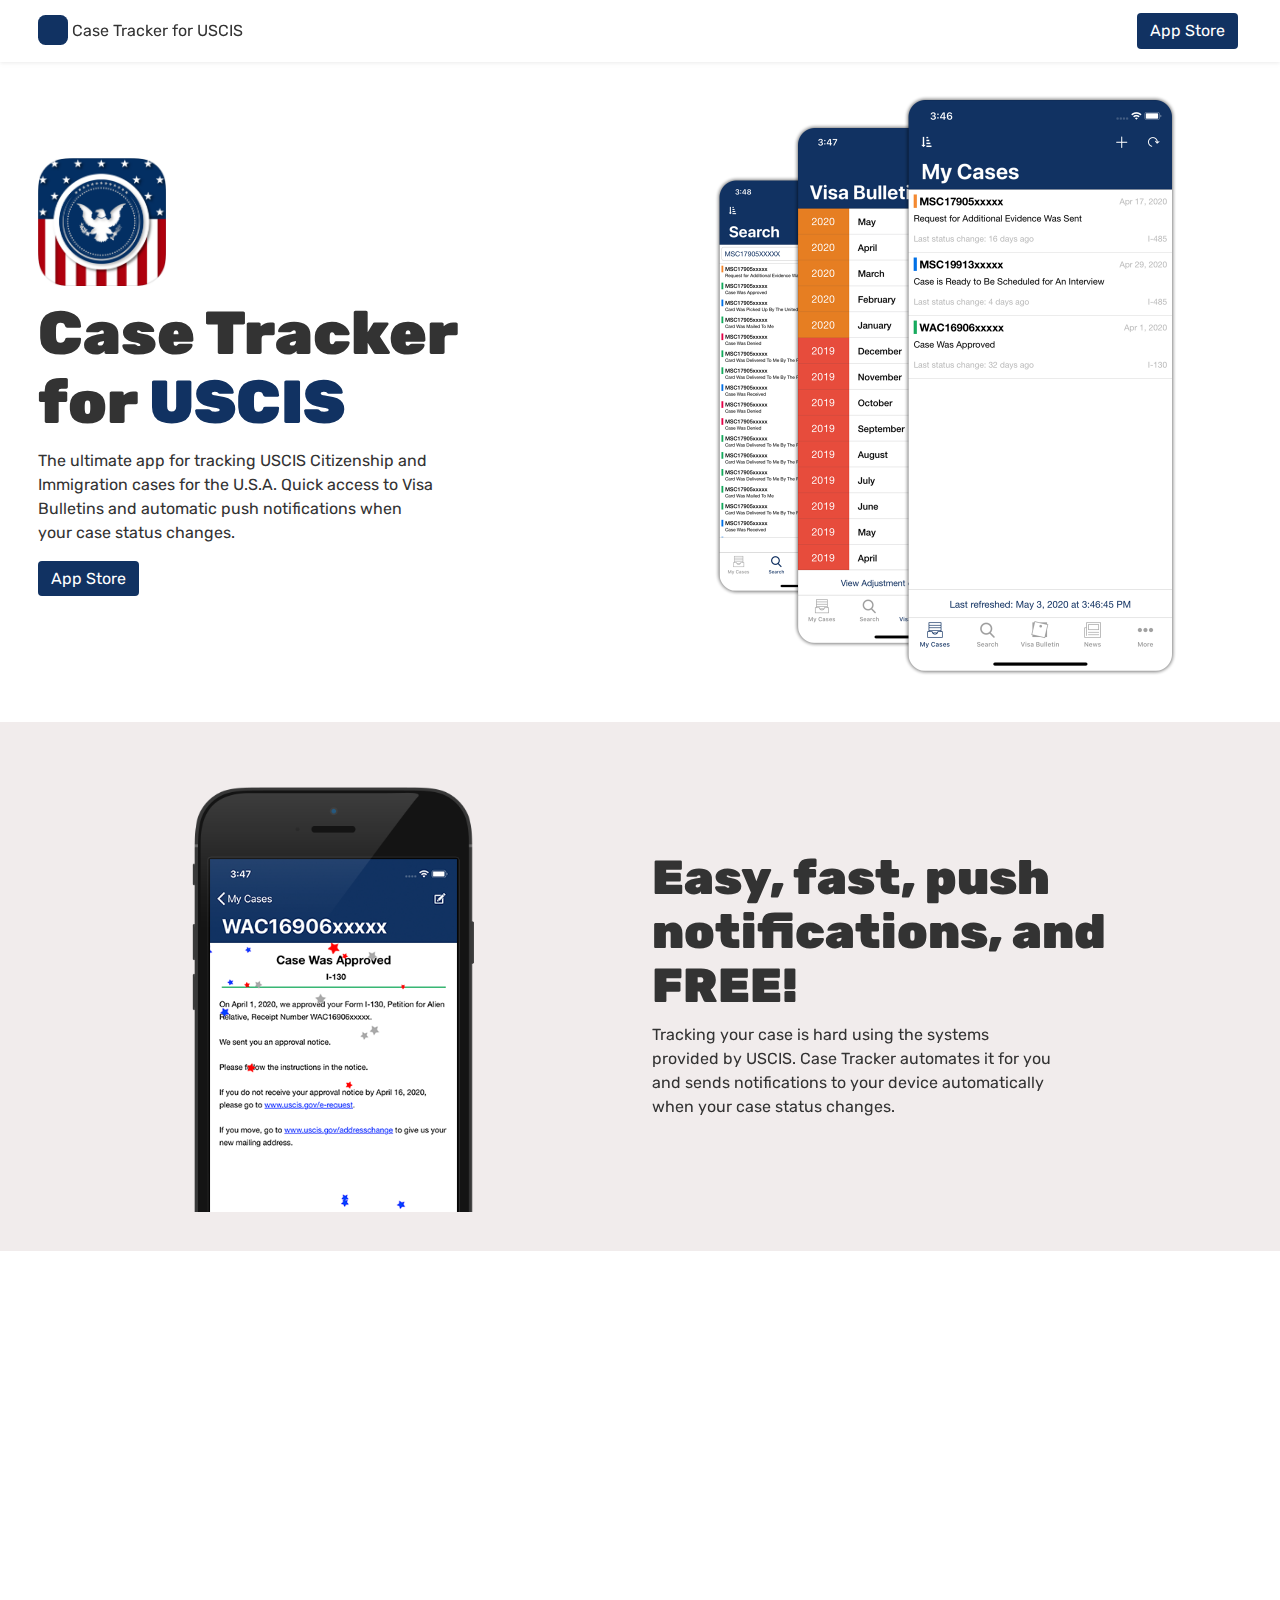
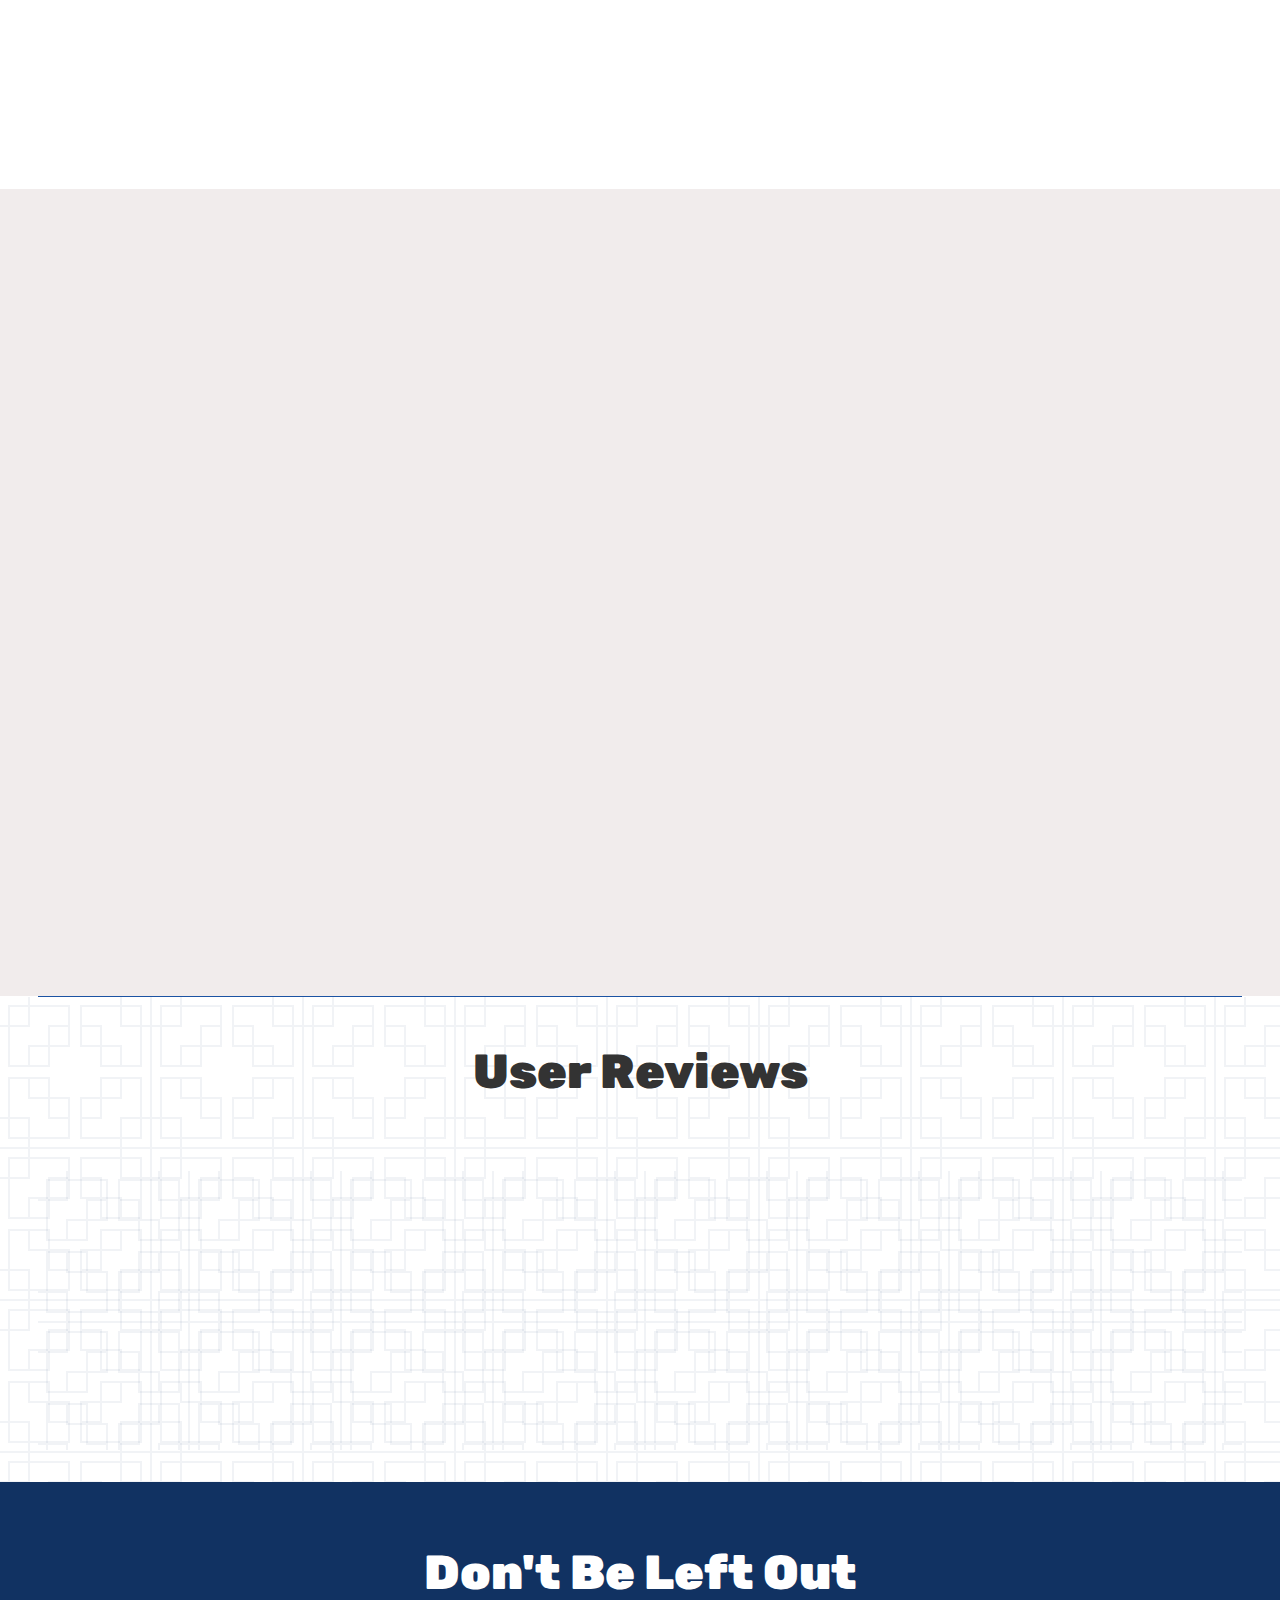
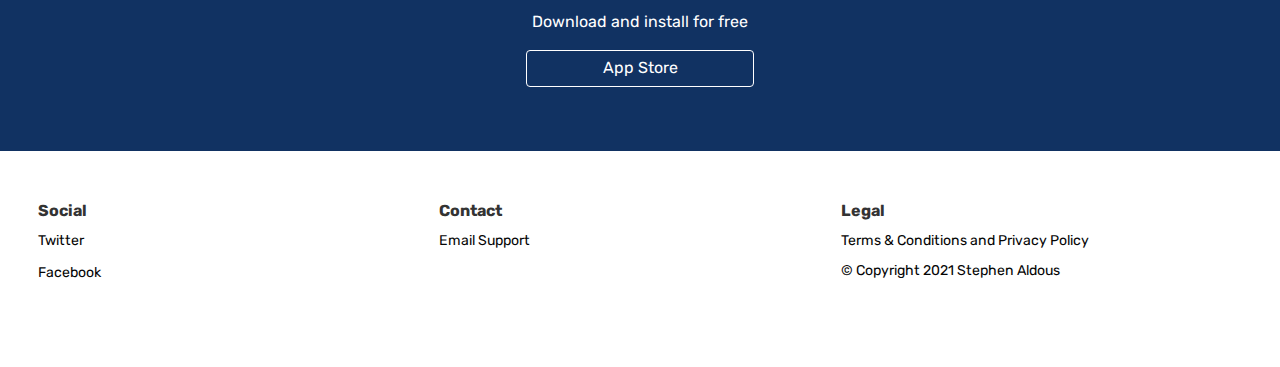
<file: index.html>
<!DOCTYPE html>
<html lang="en">
  <head>
    <meta charset="UTF-8" />
    <meta name="viewport" content="width=device-width, initial-scale=1.0" />
    <link rel="stylesheet" href="./style.css" />
    <link href="https://unpkg.com/aos@2.3.1/dist/aos.css" rel="stylesheet" />
    <title>Case Tracker for USCIS</title>
  </head>
  <body>
    <nav class="nav">
      <div class="nav__container container">
        <div class="nav__left">
          <a href="./index.html">    <span>        <svg
            width="30"
            height="30"
            viewBox="0 0 30 30"
            fill="none"
            class="nav__logo"
            xmlns="http://www.w3.org/2000/svg"
          >
            <path d="M0 0H30V30H0V0Z" fill="#113262" />
          </svg> </object>    </span>
          </a>
          

          <span class="nav__logo-name">Case Tracker for USCIS</span>
        </div>
        <div class="nav__right">
          <button class="nav__hamburger" aria-label="Menu"></button>
          <ul class="nav__nav-desktop">
            <li class="nav__desktop-item">
              <a href="https://apps.apple.com/us/app/case-tracker-for-uscis/id921827126" target="_blank" class="btn nav__desktop-link">App Store</a>
            </li>
<!--             <li class="nav__desktop-item">
              <a href="#" class="btn btn-secondary nav__desktop-link"
                >Google Play Store</a
              >
            </li> -->
          </ul>
        </div>
      </div>

      <div class="nav__mobile-nav">
        <div class="nav__mobile-nav container">
          <ul class="nav__mobile-links">
            <li class="nav__mobiile-item">
              <a href="#" class="nav__mobile-link">Home</a>
            </li>
            <li class="nav__mobiile-item">
              <a href="https://apps.apple.com/us/app/case-tracker-for-uscis/id921827126" target="_blank" class="nav__mobile-link">App Store</a>
            </li>
<!--             <li class="nav__mobiile-item">
              <a href="#" class="nav__mobile-link">Google Play Store</a>
            </li> -->
          </ul>
        </div>
      </div>
    </nav>
    <header class="header">
      <div class="header__container container">
        <div class="header__text">
          <h1 class="header__heading-text">
            <div>
          <img src="./imgs/homeIcon.png" alt="Case Tracker App Logo" style="width:128px;height:128px;"> 
        </div>
            Case Tracker
            <br>for
            <span class="highlighted">USCIS</span>
          </h1>
          <p class="header__text-text">
            The ultimate app for tracking USCIS Citizenship and Immigration cases for the U.S.A. Quick access to Visa Bulletins and automatic push notifications when your case status changes.
          </p>

          <div class="btn-group">
            <a href="https://apps.apple.com/us/app/case-tracker-for-uscis/id921827126" target="_blank" class="btn">
              App Store
            </a>
<!--             <a href="" class="btn btn-secondary">
              Play Store
            </a> -->
          </div>
        </div>
        <div class="header__img">
          <picture>
            <source
              media="(max-width: 560px)"
              srcset="./imgs/header-ui-mobileUSCIS.png"
            />
            <img
              loading="lazy"
              src="./imgs/header-ui-desktopUSCIS.png"
              alt="Mobile Image"
              class="img-screen-ui"
            />
          </picture>
        </div>
      </div>
    </header>
    <main>
      <section class="section speed grey-background">
        <div class="section__container container" data-aos="fade-up">
          <div class="section__text-content">
            <h2 class="section__heading">
              <small class="section__heading-small"> </small>
              Easy, fast, push notifications, and FREE!
            </h2>
            <p class="section__text">
              Tracking your case is hard using the systems provided by USCIS. Case Tracker automates it for you and sends notifications to your device automatically when your case status changes.
            </p>
<!--             <a href="#" class="section__link with-arrow"
              >Read about our Infrastructure</a
            > -->
          </div>
          <div class="section__img">
            <picture>
              <source
                media="(max-width : 560px)"
                srcset="./imgs/privacy-ui-mobileUSCIS.png"
              />
              <img
                loading="lazy"
                src="./imgs/privacy-ui-desktopUSCIS.png"
                alt="Mobile Image"
                width="100%"
              />
            </picture>
          </div>
        </div>
      </section>

      <section class="section privacy">
        <div class="section__container container" data-aos="fade-up">
          <div class="section__text-content">
            <h2 class="section__heading">
              <small class="section__heading-small"> </small>
              Search
            </h2>
            <p class="section__text">
              Locate cases near your case number to see if immigration offices are taking actions on them. Activity near your case indicates that yours might be soon!
            </p>
<!--             <a href="#" class="section__link with-arrow"
              >Read about our Infrastructure</a
            > -->
          </div>
          <div class="section__img">
            <picture>
              <source
                media="(max-width : 560px)"
                srcset="./imgs/speed-ui-mobileUSCIS.png"
              />
              <img
                loading="lazy"
                src="./imgs/speed-ui-desktopUSCIS.png"
                alt="Mobile Image"
              />
            </picture>
          </div>
        </div>
      </section>
      
      <section class="section speed grey-background">
        <div class="section__container container" data-aos="fade-up">
          <div class="section__text-content">
            <h2 class="section__heading">
              <small class="section__heading-small"> </small>
              Dark mode
            </h2>
            <p class="section__text">
              Give your eyes a break, full support for dark mode.
            </p>
<!--             <a href="#" class="section__link with-arrow"
              >Read about our Infrastructure</a
            > -->
          </div>
          <div class="section__img">
            <picture>
              <source
                media="(max-width : 560px)"
                srcset="./imgs/darkmode-ui-mobileUSCIS.png"
              />
              <img
                loading="lazy"
                src="./imgs/darkmode-ui-desktopUSCIS.png"
                alt="Mobile Image"
                width="100%"
              />
            </picture>
          </div>
        </div>
      </section>
      <div class="container">
        <hr />
      </div>

      <section class="section features">
        <div class="section__container container">
          <h2 class="section__heading text-centered">
            User Reviews
          </h2>

          <section class="features">
            <article class="features__feature text-centered" data-aos="fade-up">
              <h3 class="features__feature-heading">AMAZING!! App notifies me before USCIS</h3>
              <p class="features__feature-text">
                "I can't say enough good stuff about this app!!"
              </p>
<!--               <p class="features__feature-text">
                - FL_Mike445
              </p> -->
            </article>

            <article class="features__feature text-centered" data-aos="fade-up">
              <h3 class="features__feature-heading">Fantastic</h3>
              <p class="features__feature-text">
                "This is the perfect app to follow all your process with immigration, I love it."
              </p>
<!--               <p class="features__feature-text">
                - Danni Villa
              </p> -->
            </article>

            <article class="features__feature text-centered" data-aos="fade-up">
              <h3 class="features__feature-heading">Best App</h3>
              <p class="features__feature-text">
                "Literally the best app out there!! So simple and easy to track your case flawlessly."
              </p>
<!--               <p class="features__feature-text">
                - Gary! 2536
              </p> -->
            </article>

            <article class="features__feature text-centered" data-aos="fade-up">
              <h3 class="features__feature-heading">Great app with timely updates</h3>
              <p class="features__feature-text">
                "This is a great app. Updates were timely and accurate."
              </p>
<!--               <p class="features__feature-text">
                - Wxyzppuhgjk
              </p> -->
              
            </article>

            <article class="features__feature text-centered" data-aos="fade-up">
              <h3 class="features__feature-heading">Awesome</h3>
              <p class="features__feature-text">
                "Makes cases so easy to track."
              </p>
<!--               <p class="features__feature-text">- Ewaen Wizzy</p> -->
            </article>

            <article class="features__feature text-centered" data-aos="fade-up">
              <h3 class="features__feature-heading">Quick notifications</h3>
              <p class="features__feature-text">
                "It will notify you when your case status changes or updates."
              </p>
<!--               <p class="features__feature-text">- Nggffh</p> -->
            </article>
          </section>
        </div>
      </section>

      <section class="section cta prim-background">
<!--         <div class="patterns-left"></div>
        <div class="patterns-right"></div> -->
        <div class="cta__container container text-centered">
          <h2 class="section__heading">
            Don't Be Left Out
          </h2>
          <p>Download and install for free</p>
          <div class="btnContainer">
            <a href="https://apps.apple.com/us/app/case-tracker-for-uscis/id921827126" target="_blank" class="btn">
              App Store
            </a>
          </div>
        </div>
      </section>
    </main>

    <footer class="section footer">
      <section class="footer__container container">
<!--         <article class="footer__links">
          <p class="footer__links-heading">Product</p>
          <ul class="footer__links-list">
            <li class="footer__links-item">
              <a href="#" class="footer__link">Product</a>
            </li>
            <li class="footer__links-item">
              <a href="#" class="footer__link">Product</a>
            </li>
            <li class="footer__links-item">
              <a href="#" class="footer__link">Product</a>
            </li>
            <li class="footer__links-item">
              <a href="#" class="footer__link">Product</a>
            </li> -->
          </ul>
        </article>

<!--         <article class="footer__links">
          <p class="footer__links-heading">Company</p>
          <ul class="footer__links-list">
            <li class="footer__links-item">
              <a href="#" class="footer__link">About Us</a>
            </li>
            <li class="footer__links-item">
              <a href="#" class="footer__link">Contact Us</a>
            </li>
          </ul>
        </article> -->

        <article class="footer__links">
          <p class="footer__links-heading">Social</p>
          <ul class="footer__links-list">
            <li class="footer__links-item">
              <a href="https://twitter.com/USCISCaseTrack" target="_blank" class="footer__link">Twitter</a>
            </li>
            <li class="footer__links-item">
              <a href="https://www.facebook.com/USCISCaseTrackerApp" target="_blank" class="footer__link">Facebook</a>
            </li>
          </ul>
        </article>
  
        <article class="footer__links">
          <p class="footer__links-heading">Contact</p>
          <ul class="footer__links-list">
          <li class="footer__links-item">
              <a href="mailto:support@usciscasetracker.com?subject=Case Tracker Website" class="footer__link">Email Support</a>
            </li>
          </ul>
        </article>
  
        <article class="footer__links">
          <p class="footer__links-heading">Legal</p>
          <ul class="footer__links-list">
            <li class="footer__links-item">
              <a href="./privacy-terms-and-conditions.html" class="footer__link">Terms & Conditions and Privacy Policy</a>
            </li>
            <li class="footer__links-item">
              <p class="footer__link">© Copyright 2021 Stephen Aldous</p>
            </li>
          </ul>
        </article>
      </section>
    </footer>

    <script src="https://unpkg.com/aos@2.3.1/dist/aos.js"></script>

    <script>
      var hamburger = document.querySelector(".nav__hamburger");
      var body = document.querySelector("body");
      var mobileNavigation = document.querySelector(".nav__mobile-nav");

      AOS.init();

      function toggleMobileNav(e) {
        body.classList.toggle("mobile-nav-open");
      }

      function isModalOpen() {
        return body.classList.contains("mobile-nav-open") ? true : false;
      }

      // FIXME: Find a better way to close modal when body is clicked
      function closeMobileMenu(e) {
        console.log(
          e.target.classList.contains("nav__mobiile-item") ||
            e.target.classList.contains("nav__hamburger") ||
            e.target.classList.contains("nav__container")
        );
        if (
          isModalOpen() &&
          (e.target.classList.contains("nav__mobiile-item") ||
            e.target.classList.contains("nav__hamburger"))
        )
          return;

        body.classList.remove("mobile-nav-open");
      }

      window.addEventListener("click", closeMobileMenu);

      hamburger.addEventListener("click", toggleMobileNav);
    </script>
  </body>
</html>
</file>
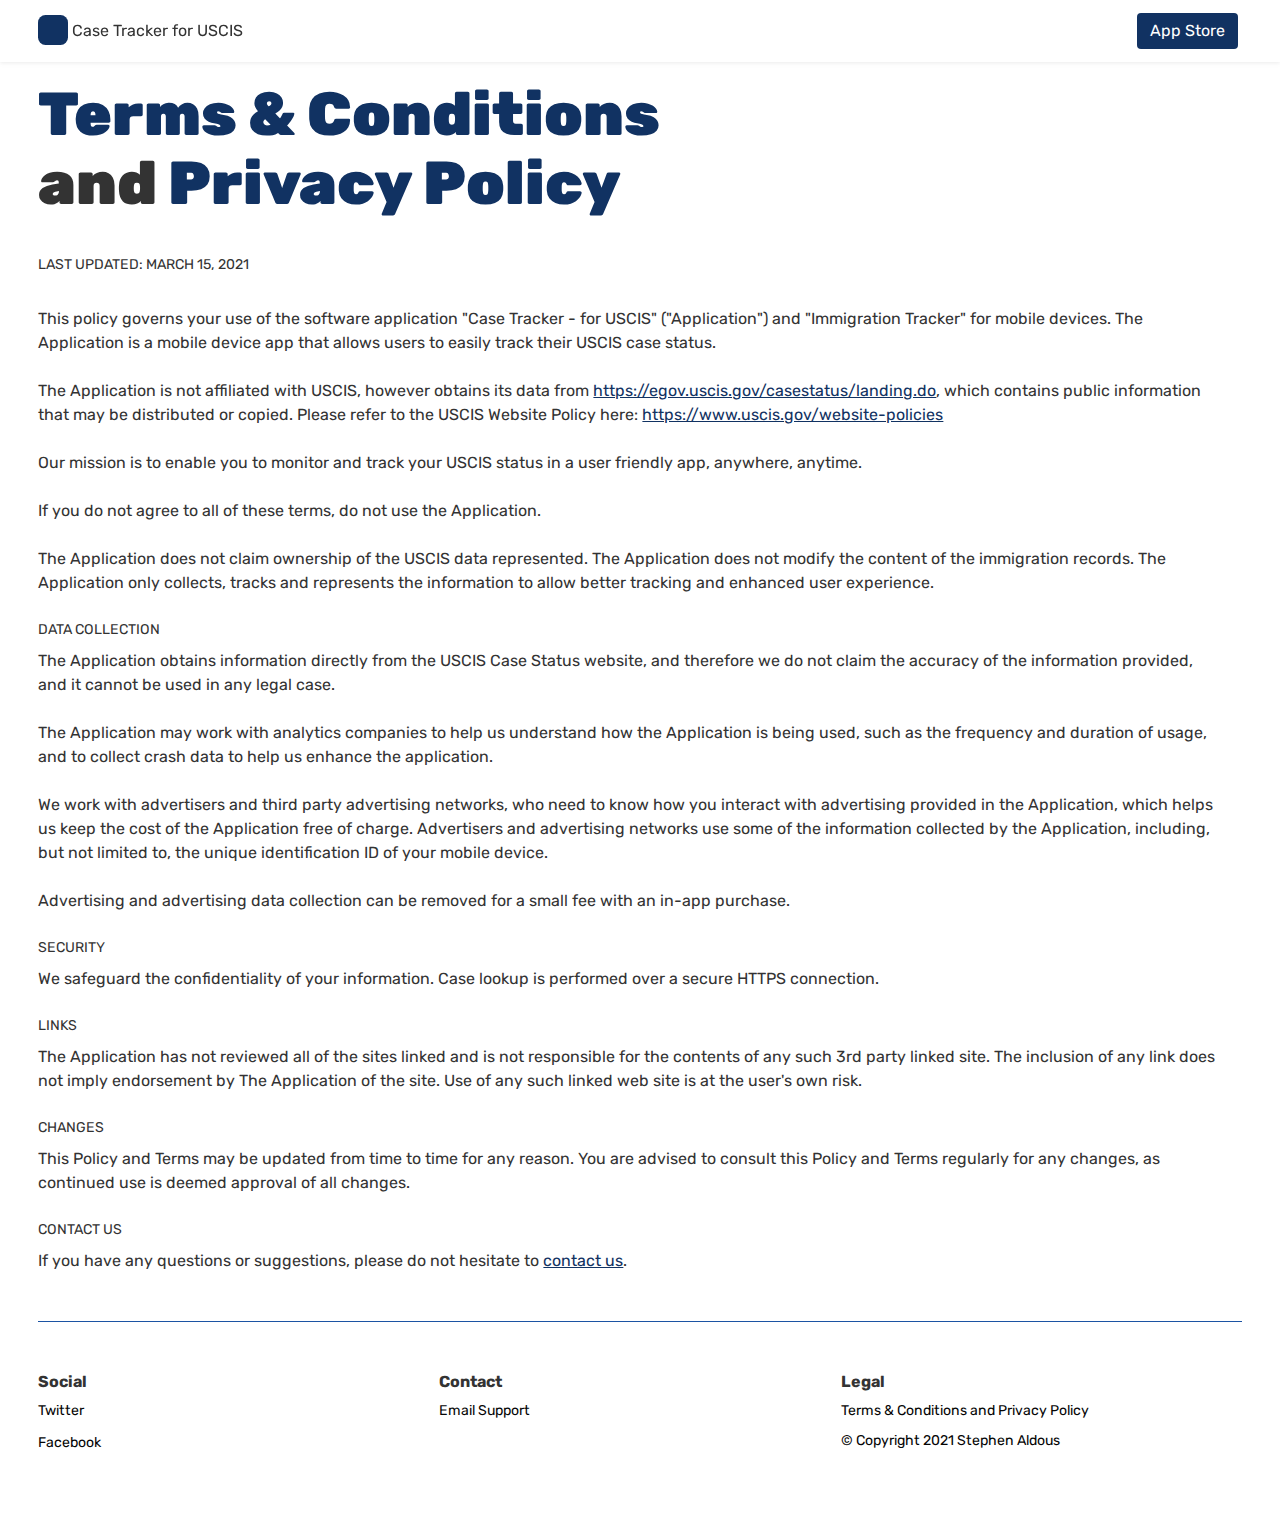
<file: privacy-terms-and-conditions.html>
<!DOCTYPE html>
<html lang="en">
  <head>
    <meta charset="UTF-8" />
    <meta name="viewport" content="width=device-width, initial-scale=1.0" />
    <link rel="stylesheet" href="./style.css" />
    <link href="https://unpkg.com/aos@2.3.1/dist/aos.css" rel="stylesheet" />
    <title>Case Tracker for USCIS - Privacy & Terms</title>
  </head>
  <body>
    <nav class="nav">
      <div class="nav__container container">
        <div class="nav__left">
          <a href="./index.html">    <span>        <svg
            width="30"
            height="30"
            viewBox="0 0 30 30"
            fill="none"
            class="nav__logo"
            xmlns="http://www.w3.org/2000/svg"
          >
            <path d="M0 0H30V30H0V0Z" fill="#113262" />
          </svg> </object>    </span>
          </a>

          <span class="nav__logo-name">Case Tracker for USCIS</span>
        </div>
        <div class="nav__right">
          <button class="nav__hamburger" aria-label="Menu"></button>
          <ul class="nav__nav-desktop">
            <li class="nav__desktop-item">
              <a href="https://apps.apple.com/us/app/case-tracker-for-uscis/id921827126" class="btn nav__desktop-link">App Store</a>
            </li>
<!--             <li class="nav__desktop-item">
              <a href="#" class="btn btn-secondary nav__desktop-link"
                >Google Play Store</a
              >
            </li> -->
          </ul>
        </div>
      </div>

      <div class="nav__mobile-nav">
        <div class="nav__mobile-nav container">
          <ul class="nav__mobile-links">
            <li class="nav__mobiile-item">
              <a href="#" class="nav__mobile-link">Home</a>
            </li>
            <li class="nav__mobiile-item">
              <a href="https://apps.apple.com/us/app/case-tracker-for-uscis/id921827126" class="nav__mobile-link">App Store</a>
            </li>
<!--             <li class="nav__mobiile-item">
              <a href="#" class="nav__mobile-link">Google Play Store</a>
            </li> -->
          </ul>
        </div>
      </div>
    </nav>
    <header class="header">
      <div class="header__container container">
        <div class="header__text">
          <h1 class="header__heading-text">
            <span class="highlighted">Terms & Conditions</span>
            <br>
            and
            <span class="highlighted">Privacy Policy</span>
          </h1>
          <p class="header__textterms-text">
            <br>
            <small class="section__heading-small">Last Updated: March 15, 2021</small>
            <br>
            This policy governs your use of the software application "Case Tracker - for USCIS" ("Application") and "Immigration Tracker" for mobile devices. The Application is a mobile device app that allows users to easily track their USCIS case status.
            <br>
            <br>
            The Application is not affiliated with USCIS, however obtains its data from <a href="https://egov.uscis.gov/casestatus/landing.do" target="_blank">https://egov.uscis.gov/casestatus/landing.do</a>, which contains public information that may be distributed or copied. Please refer to the USCIS Website Policy here: <a href="https://www.uscis.gov/website-policies" target="_blank">https://www.uscis.gov/website-policies</a>
            <br>
            <br>
            Our mission is to enable you to monitor and track your USCIS status in a user friendly app, anywhere, anytime.
            <br>
            <br>
            If you do not agree to all of these terms, do not use the Application.
            <br>
            <br>
            The Application does not claim ownership of the USCIS data represented. The Application does not modify the content of the immigration records. The Application only collects, tracks and represents the information to allow better tracking and enhanced user experience.
            <br>
            <br>
            <small class="section__heading-small">Data Collection</small>
            The Application obtains information directly from the USCIS Case Status website, and therefore we do not claim the accuracy of the information provided, and it cannot be used in any legal case.
            <br>
            <br>
            The Application may work with analytics companies to help us understand how the Application is being used, such as the frequency and duration of usage, and to collect crash data to help us enhance the application.
            <br>
            <br>
            We work with advertisers and third party advertising networks, who need to know how you interact with advertising provided in the Application, which helps us keep the cost of the Application free of charge. Advertisers and advertising networks use some of the information collected by the Application, including, but not limited to, the unique identification ID of your mobile device.
            <br>
            <br>
            Advertising and advertising data collection can be removed for a small fee with an in-app purchase.
            <br>
            <br>
            <small class="section__heading-small">Security</small>
            We safeguard the confidentiality of your information. Case lookup is performed over a secure HTTPS connection.
            <br>
            <br>
            <small class="section__heading-small">Links</small>
            The Application has not reviewed all of the sites linked and is not responsible for the contents of any such 3rd party linked site. The inclusion of any link does not imply endorsement by The Application of the site. Use of any such linked web site is at the user's own risk.
            <br>
            <br>
            <small class="section__heading-small">Changes</small>
            This Policy and Terms may be updated from time to time for any reason. You are advised to consult this Policy and Terms regularly for any changes, as continued use is deemed approval of all changes.
            <br>
            <br>
            <small class="section__heading-small">Contact Us</small>
            If you have any questions or suggestions, please do not hesitate to <a href="mailto:support@usciscasetracker.com?subject=Case Tracker for USCIS - Web Enquiry">contact us</a>.
          </p>

        </div>
        
      </div>
    </header>
    <main>
      
       <div class="container">
        <hr />
      </div>

      


    </main>

    <footer class="section footer">
      <section class="footer__container container">
<!--         <article class="footer__links">
          <p class="footer__links-heading">Product</p>
          <ul class="footer__links-list">
            <li class="footer__links-item">
              <a href="#" class="footer__link">Product</a>
            </li>
            <li class="footer__links-item">
              <a href="#" class="footer__link">Product</a>
            </li>
            <li class="footer__links-item">
              <a href="#" class="footer__link">Product</a>
            </li>
            <li class="footer__links-item">
              <a href="#" class="footer__link">Product</a>
            </li> -->
          </ul>
        </article>

<!--         <article class="footer__links">
          <p class="footer__links-heading">Company</p>
          <ul class="footer__links-list">
            <li class="footer__links-item">
              <a href="#" class="footer__link">About Us</a>
            </li>
            <li class="footer__links-item">
              <a href="#" class="footer__link">Contact Us</a>
            </li>
          </ul>
        </article> -->

        <article class="footer__links">
          <p class="footer__links-heading">Social</p>
          <ul class="footer__links-list">
            <li class="footer__links-item">
              <a href="https://twitter.com/USCISCaseTrack" class="footer__link">Twitter</a>
            </li>
            <li class="footer__links-item">
              <a href="https://www.facebook.com/USCISCaseTrackerApp" class="footer__link">Facebook</a>
            </li>
          </ul>
        </article>
  
        <article class="footer__links">
          <p class="footer__links-heading">Contact</p>
          <ul class="footer__links-list">
          <li class="footer__links-item">
              <a href="mailto:support@usciscasetracker.com?subject=Case Tracker Website" class="footer__link">Email Support</a>
            </li>
          </ul>
        </article>
  
  <article class="footer__links">
          <p class="footer__links-heading">Legal</p>
          <ul class="footer__links-list">
            <li class="footer__links-item">
              <a href="./privacy-terms-and-conditions.html" class="footer__link">Terms & Conditions and Privacy Policy</a>
            </li>
            <li class="footer__links-item">
              <p class="footer__link">© Copyright 2021 Stephen Aldous</p>
            </li>
          </ul>
        </article>
      </section>
    </footer>

    <script src="https://unpkg.com/aos@2.3.1/dist/aos.js"></script>

    <script>
      var hamburger = document.querySelector(".nav__hamburger");
      var body = document.querySelector("body");
      var mobileNavigation = document.querySelector(".nav__mobile-nav");

      AOS.init();

      function toggleMobileNav(e) {
        body.classList.toggle("mobile-nav-open");
      }

      function isModalOpen() {
        return body.classList.contains("mobile-nav-open") ? true : false;
      }

      // FIXME: Find a better way to close modal when body is clicked
      function closeMobileMenu(e) {
        console.log(
          e.target.classList.contains("nav__mobiile-item") ||
            e.target.classList.contains("nav__hamburger") ||
            e.target.classList.contains("nav__container")
        );
        if (
          isModalOpen() &&
          (e.target.classList.contains("nav__mobiile-item") ||
            e.target.classList.contains("nav__hamburger"))
        )
          return;

        body.classList.remove("mobile-nav-open");
      }

      window.addEventListener("click", closeMobileMenu);

      hamburger.addEventListener("click", toggleMobileNav);
    </script>
  </body>
</html>
</file>
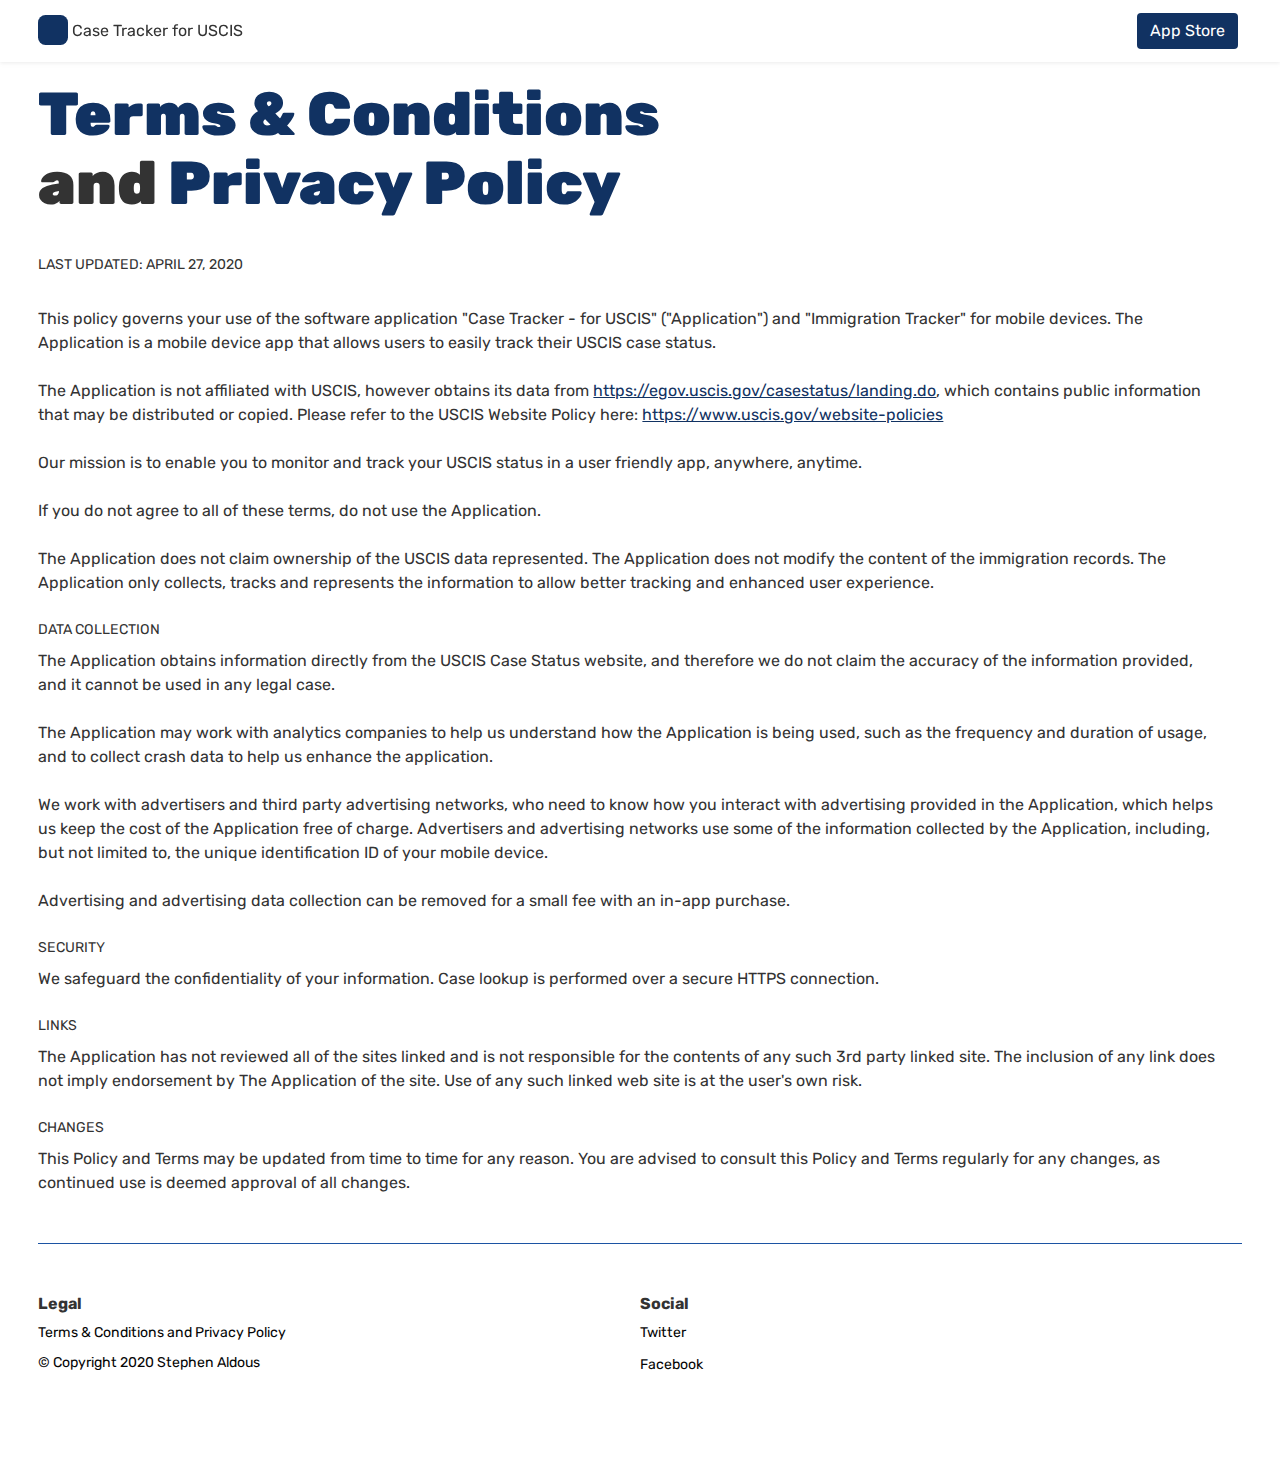
<file: privacyandterms.html>
<!DOCTYPE html>
<html lang="en">
  <head>
    <meta charset="UTF-8" />
    <meta name="viewport" content="width=device-width, initial-scale=1.0" />
    <link rel="stylesheet" href="./style.css" />
    <link href="https://unpkg.com/aos@2.3.1/dist/aos.css" rel="stylesheet" />
    <title>Case Tracker for USCIS - Privacy & Terms</title>
  </head>
  <body>
    <nav class="nav">
      <div class="nav__container container">
        <div class="nav__left">
          <a href="./index.html">    <span>        <svg
            width="30"
            height="30"
            viewBox="0 0 30 30"
            fill="none"
            class="nav__logo"
            xmlns="http://www.w3.org/2000/svg"
          >
            <path d="M0 0H30V30H0V0Z" fill="#113262" />
          </svg> </object>    </span>
          </a>

          <span class="nav__logo-name">Case Tracker for USCIS</span>
        </div>
        <div class="nav__right">
          <button class="nav__hamburger" aria-label="Menu"></button>
          <ul class="nav__nav-desktop">
            <li class="nav__desktop-item">
              <a href="https://apps.apple.com/us/app/case-tracker-for-uscis/id921827126" class="btn nav__desktop-link">App Store</a>
            </li>
<!--             <li class="nav__desktop-item">
              <a href="#" class="btn btn-secondary nav__desktop-link"
                >Google Play Store</a
              >
            </li> -->
          </ul>
        </div>
      </div>

      <div class="nav__mobile-nav">
        <div class="nav__mobile-nav container">
          <ul class="nav__mobile-links">
            <li class="nav__mobiile-item">
              <a href="#" class="nav__mobile-link">Home</a>
            </li>
            <li class="nav__mobiile-item">
              <a href="https://apps.apple.com/us/app/case-tracker-for-uscis/id921827126" class="nav__mobile-link">App Store</a>
            </li>
<!--             <li class="nav__mobiile-item">
              <a href="#" class="nav__mobile-link">Google Play Store</a>
            </li> -->
          </ul>
        </div>
      </div>
    </nav>
    <header class="header">
      <div class="header__container container">
        <div class="header__text">
          <h1 class="header__heading-text">
            <span class="highlighted">Terms & Conditions</span>
            <br>
            and
            <span class="highlighted">Privacy Policy</span>
          </h1>
          <p class="header__textterms-text">
            <br>
            <small class="section__heading-small">Last Updated: April 27, 2020</small>
            <br>
            This policy governs your use of the software application "Case Tracker - for USCIS" ("Application") and "Immigration Tracker" for mobile devices. The Application is a mobile device app that allows users to easily track their USCIS case status.
            <br>
            <br>
            The Application is not affiliated with USCIS, however obtains its data from <a href="https://egov.uscis.gov/casestatus/landing.do" target="_blank">https://egov.uscis.gov/casestatus/landing.do</a>, which contains public information that may be distributed or copied. Please refer to the USCIS Website Policy here: <a href="https://www.uscis.gov/website-policies" target="_blank">https://www.uscis.gov/website-policies</a>
            <br>
            <br>
            Our mission is to enable you to monitor and track your USCIS status in a user friendly app, anywhere, anytime.
            <br>
            <br>
            If you do not agree to all of these terms, do not use the Application.
            <br>
            <br>
            The Application does not claim ownership of the USCIS data represented. The Application does not modify the content of the immigration records. The Application only collects, tracks and represents the information to allow better tracking and enhanced user experience.
            <br>
            <br>
            <small class="section__heading-small">Data Collection</small>
            The Application obtains information directly from the USCIS Case Status website, and therefore we do not claim the accuracy of the information provided, and it cannot be used in any legal case.
            <br>
            <br>
            The Application may work with analytics companies to help us understand how the Application is being used, such as the frequency and duration of usage, and to collect crash data to help us enhance the application.
            <br>
            <br>
            We work with advertisers and third party advertising networks, who need to know how you interact with advertising provided in the Application, which helps us keep the cost of the Application free of charge. Advertisers and advertising networks use some of the information collected by the Application, including, but not limited to, the unique identification ID of your mobile device.
            <br>
            <br>
            Advertising and advertising data collection can be removed for a small fee with an in-app purchase.
            <br>
            <br>
            <small class="section__heading-small">Security</small>
            We safeguard the confidentiality of your information. Case lookup is performed over a secure HTTPS connection.
            <br>
            <br>
            <small class="section__heading-small">Links</small>
            The Application has not reviewed all of the sites linked and is not responsible for the contents of any such 3rd party linked site. The inclusion of any link does not imply endorsement by The Application of the site. Use of any such linked web site is at the user's own risk.
            <br>
            <br>
            <small class="section__heading-small">Changes</small>
            This Policy and Terms may be updated from time to time for any reason. You are advised to consult this Policy and Terms regularly for any changes, as continued use is deemed approval of all changes.
          </p>

        </div>
        
      </div>
    </header>
    <main>
      
       <div class="container">
        <hr />
      </div>

      


    </main>

    <footer class="section footer">
      <section class="footer__container container">
<!--         <article class="footer__links">
          <p class="footer__links-heading">Product</p>
          <ul class="footer__links-list">
            <li class="footer__links-item">
              <a href="#" class="footer__link">Product</a>
            </li>
            <li class="footer__links-item">
              <a href="#" class="footer__link">Product</a>
            </li>
            <li class="footer__links-item">
              <a href="#" class="footer__link">Product</a>
            </li>
            <li class="footer__links-item">
              <a href="#" class="footer__link">Product</a>
            </li> -->
          </ul>
        </article>

<!--         <article class="footer__links">
          <p class="footer__links-heading">Company</p>
          <ul class="footer__links-list">
            <li class="footer__links-item">
              <a href="#" class="footer__link">About Us</a>
            </li>
            <li class="footer__links-item">
              <a href="#" class="footer__link">Contact Us</a>
            </li>
          </ul>
        </article> -->

        <article class="footer__links">
          <p class="footer__links-heading">Legal</p>
          <ul class="footer__links-list">
            <li class="footer__links-item">
              <a href="#" class="footer__link">Terms & Conditions and Privacy Policy</a>
            </li>
            <li class="footer__links-item">
              <p class="footer__link">© Copyright 2020 Stephen Aldous</p>
            </li>
          </ul>
        </article>

        <article class="footer__links">
          <p class="footer__links-heading">Social</p>
          <ul class="footer__links-list">
            <li class="footer__links-item">
              <a href="https://twitter.com/USCISCaseTrack" class="footer__link">Twitter</a>
            </li>
            <li class="footer__links-item">
              <a href="https://www.facebook.com/USCISCaseTrackerApp" class="footer__link">Facebook</a>
            </li>
          </ul>
        </article>
      </section>
    </footer>

    <script src="https://unpkg.com/aos@2.3.1/dist/aos.js"></script>

    <script>
      var hamburger = document.querySelector(".nav__hamburger");
      var body = document.querySelector("body");
      var mobileNavigation = document.querySelector(".nav__mobile-nav");

      AOS.init();

      function toggleMobileNav(e) {
        body.classList.toggle("mobile-nav-open");
      }

      function isModalOpen() {
        return body.classList.contains("mobile-nav-open") ? true : false;
      }

      // FIXME: Find a better way to close modal when body is clicked
      function closeMobileMenu(e) {
        console.log(
          e.target.classList.contains("nav__mobiile-item") ||
            e.target.classList.contains("nav__hamburger") ||
            e.target.classList.contains("nav__container")
        );
        if (
          isModalOpen() &&
          (e.target.classList.contains("nav__mobiile-item") ||
            e.target.classList.contains("nav__hamburger"))
        )
          return;

        body.classList.remove("mobile-nav-open");
      }

      window.addEventListener("click", closeMobileMenu);

      hamburger.addEventListener("click", toggleMobileNav);
    </script>
  </body>
</html>
</file>
<file: style.css>
@import url("https://fonts.googleapis.com/css2?family=Rubik:wght@400;700&display=swap");

/* General */
*,
*::after,
*::before {
  margin: 0;
  padding: 0;
  box-sizing: border-box;
}
:focus {
  outline: 3px dotted var(--prim-color);
}

:root {
  --nav-shadow: 0 1px 4px rgba(178, 178, 178, 0.25);
  --black: #000;
  --black-light: #050505;
  --black-lighter: #4d4d4d;
  --white: #fff;
  --prim-color: #113262;  
  --prim-color-shade1: #f17c41;
  --prim-color-shade2: #f16d41;
  --border-radius: 4px;
  --grey-background: #f1ecec;
  --prim-color-1: #f1e5e3;

  --tablet: 769px;
  --small-laptop: 1024px;
  --laptop: 1336px;
  --large-laptop: 1920px;
}

html {
  font-size: 16px;
  color: #333333;
  font-family: "Rubik", sans-serif, -apple-system, BlinkMacSystemFont,
    "Segoe UI", Roboto, Oxygen, Ubuntu, Cantarell, "Open Sans", "Helvetica Neue",
    sans-serif;
  line-height: 1.5;
}

a {
  text-decoration: underline;
  color: var(--prim-color);
  position: relative;
  display: inline-block;
  transition: 0.25s transform;
}
a:hover {
  text-decoration: underline;
}
a.btn:hover,
a.btn:focus {
  transform: translateY(-2px);
  box-shadow: 0 4px 4px rgba(0, 0, 0, 0.12);
}
.with-arrow {
  text-decoration: none;
}
.with-arrow:hover {
  text-decoration: none;
}
.with-arrow::after {
  content: "";
  background-image: url("./imgs/chevrons-right.svg");
  height: 20px;
  width: 20px;
  position: absolute;
  display: inline-block;
  transition: 0.25s transform;
}
.with-arrow:hover::after {
  transform: translateX(5px);
}
p,
ul,
ol,
li {
  margin-bottom: 1em;
}
h1,
h2,
h3,
h4 {
  font-weight: 900;
  line-height: 1.13;
  margin-bottom: 0.2em;
  color: currentColor;
}
h1 {
  font-size: 2.5em;
  letter-spacing: 0;
}
h2 {
  font-size: 1.88em;
}
img {
  width: 100%;
}
body {
  margin-top: 4em;
  overflow-x: hidden;
}

hr {
  border: 0;
  border-bottom: 1px solid #1c53a3;
}
.container {
  padding: 0 3%;
  max-width: 1400px;
  margin: 0 auto;
}
.nav {
  padding: 0.625rem 0;
  box-shadow: var(--nav-shadow);
  position: fixed;
  width: 100%;
  z-index: 3;
  background: var(--white);
  top: 0;
}
.nav__container {
  display: flex;
  justify-content: space-between;
  max-width: 1800px;
}
.nav__right {
  display: flex;
  justify-content: center;
  align-items: center;
}
.nav__left {
  display: flex;
  align-items: center;
}
.nav__logo {
  margin-top: 5px;
  margin-right: 4px;
  border-radius: 25%;
  height: 30px;
  width: 30px;
  align-items: center;
}
.nav__hamburger {
  height: 30px;
  width: 30px;
  border: 0;
  position: relative;
  cursor: pointer;
  background: inherit;
}
.nav__hamburger::after,
.nav__hamburger::before {
  content: "";
  position: absolute;
  height: 2px;
  display: block;
  width: 100%;
  margin-right: 1px;
  background: var(--black);
}
.nav__hamburger::after {
  top: 30%;
}
.nav__hamburger::before {
  bottom: 30%;
}
.nav__mobile-nav {
  display: none;
}
.nav__mobiile-item {
  list-style-type: none;
  margin: 0.5em 0 0;
  text-align: center;
}
.nav__mobiile-item:last-child {
  margin-bottom: 0;
}
.nav__mobile-link {
  text-decoration: none;
}
.nav__mobile-link:hover,
.nav__mobile-link:active {
  text-decoration: underline;
}
.nav__nav-desktop {
  display: none;
}
.nav__desktop-link {
  text-decoration: none;
}
body.mobile-nav-open .nav__mobile-nav {
  display: block;
}

.privacy {
  background-color: #ffffff;
}

/* header */
.header__container {
  display: flex;
  flex-direction: column;
  padding-top: 1em;
  padding-bottom: 2em;
}

/* utilty */

.header {
  background-color: #ffffff;
/*   background-image: url("data:image/svg+xml,%3Csvg xmlns='http://www.w3.org/2000/svg' width='152' height='152' viewBox='0 0 152 152'%3E%3Cg fill-rule='evenodd'%3E%3Cg id='temple' fill='%23f15c41' fill-opacity='0.06'%3E%3Cpath d='M152 150v2H0v-2h28v-8H8v-20H0v-2h8V80h42v20h20v42H30v8h90v-8H80v-42h20V80h42v40h8V30h-8v40h-42V50H80V8h40V0h2v8h20v20h8V0h2v150zm-2 0v-28h-8v20h-20v8h28zM82 30v18h18V30H82zm20 18h20v20h18V30h-20V10H82v18h20v20zm0 2v18h18V50h-18zm20-22h18V10h-18v18zm-54 92v-18H50v18h18zm-20-18H28V82H10v38h20v20h38v-18H48v-20zm0-2V82H30v18h18zm-20 22H10v18h18v-18zm54 0v18h38v-20h20V82h-18v20h-20v20H82zm18-20H82v18h18v-18zm2-2h18V82h-18v18zm20 40v-18h18v18h-18zM30 0h-2v8H8v20H0v2h8v40h42V50h20V8H30V0zm20 48h18V30H50v18zm18-20H48v20H28v20H10V30h20V10h38v18zM30 50h18v18H30V50zm-2-40H10v18h18V10z'/%3E%3C/g%3E%3C/g%3E%3C/svg%3E"); */
}
.highlighted {
  color: var(--prim-color);
}
.grey-background {
  background: var(--grey-background);
}
.text-centered {
  text-align: center;
}
.prim-background {
  background: var(--prim-color);
  color: var(--white);
}

/* btns */
.btn {
  background: var(--prim-color);
  color: var(--white);
  border: 0;
  font: inherit;
  text-decoration: none;
  border-radius: var(--border-radius);
  padding: 0.6em 0.8em;
  display: block;
  line-height: 1;
  cursor: pointer;
}
.btn:hover {
  text-decoration: none;
}
.btn-group {
  display: flex;
  justify-content: space-between;
  margin-bottom: 1em;
  max-width: 13.5em;
}
.btnContainer {
  padding: 0 3%;
  max-width: 300px;
  margin: 0 auto;
}

.patterns-left::after,
.patterns-left::before,
.patterns-right::after,
.patterns-right::before {
  content: "";
  position: absolute;
  top: 50%;
  left: 0;
  transform-origin: left center;
  width: 10em;
  height: 6.25em;
  z-index: -10;
}
.patterns-left,
.patterns-right {
  position: absolute;
  height: 6em;
  width: 12.5em;
  top: 50%;
  transform: translateY(-50%);
  right: -10%;
  display: block;
}
.patterns-left {
  left: -10%;
}
.patterns-right {
  transform: translateY(-50%) rotate(180deg);
}
.patterns-right::after,
.patterns-right::before {
  background: #fff;
}

.patterns-left::before,
.patterns-right::before {
  background: var(--prim-color-shade1);
  transform: translateY(-50%) rotate(35deg);
}
.patterns-left::after,
.patterns-right::after {
  background: var(--prim-color-shade2);
  transform: translateY(-50%) rotate(-35deg);
}
.cta .btn-group {
  margin: 0 auto;
}
.cta .btn {
  border: 1px solid #fff;
}
.btn-group > .btn:not(:last-child) {
  margin-right: 0.5em;
}
.btn.btn-secondary {
  color: var(--prim-color);
  border: 1px solid var(--prim-color);
  background: var(--white);
}

/* sections */
.section {
  padding: 3em 0 2em;
}
.section__heading-small {
  font-size: 0.88rem;
  display: block;
  text-transform: uppercase;
  font-weight: 400;
  margin-bottom: 0.62em;
}
.section__text-content {
  margin-bottom: 1.25em;
}
.cta__container {
  z-index: 1;
  position: relative;
}
.section__text {
  margin-bottom: 0.5em;
}
.section__container {
  display: flex;
  flex-direction: column;
}
.features {
  display: flex;
  margin: 0 auto;
  flex-direction: column;
  background-image: url("data:image/svg+xml,%3Csvg xmlns='http://www.w3.org/2000/svg' width='152' height='152' viewBox='0 0 152 152'%3E%3Cg fill-rule='evenodd'%3E%3Cg id='temple' fill='%23113262' fill-opacity='0.06'%3E%3Cpath d='M152 150v2H0v-2h28v-8H8v-20H0v-2h8V80h42v20h20v42H30v8h90v-8H80v-42h20V80h42v40h8V30h-8v40h-42V50H80V8h40V0h2v8h20v20h8V0h2v150zm-2 0v-28h-8v20h-20v8h28zM82 30v18h18V30H82zm20 18h20v20h18V30h-20V10H82v18h20v20zm0 2v18h18V50h-18zm20-22h18V10h-18v18zm-54 92v-18H50v18h18zm-20-18H28V82H10v38h20v20h38v-18H48v-20zm0-2V82H30v18h18zm-20 22H10v18h18v-18zm54 0v18h38v-20h20V82h-18v20h-20v20H82zm18-20H82v18h18v-18zm2-2h18V82h-18v18zm20 40v-18h18v18h-18zM30 0h-2v8H8v20H0v2h8v40h42V50h20V8H30V0zm20 48h18V30H50v18zm18-20H48v20H28v20H10V30h20V10h38v18zM30 50h18v18H30V50zm-2-40H10v18h18V10z'/%3E%3C/g%3E%3C/g%3E%3C/svg%3E");
}
.features .section__heading {
  margin-bottom: 1.5em;
}
.features__feature-text {
  margin-bottom: 0.5em;
  color: #4d4d4d;
}
.features__feature {
  max-width: 350px;
  margin: 0 auto 3em;
}
.features__icon {
  background: var(--prim-color-1);
  height: 50px;
  width: 50px;
  display: flex;
  border-radius: 100%;
  margin: 0 auto 0.75em;
}
.features .section__container {
  display: block;
}
.features__feather-video {
  margin: auto;
  stroke-width: 2px;
  color: var(--prim-color);
}

.header__text-text,
.section__text {
  max-width: 400px;
}
.header__textterms-text {
  align-items: center;
}
.cta {
  color: #fff;
  padding: 4em 0;
  overflow: hidden;
  position: relative;
}

/* Footer */
.footer ul,
.footer ol {
  list-style: none;
}
.footer__links-heading {
  font-weight: bold;
}
.footer__links-item {
  margin-bottom: 0.5em;
}
.footer__container {
  display: flex;
  flex-wrap: wrap;
}
.footer__links {
  flex: 1 1 150px;
  margin-bottom: 2.5em;
}
.footer__links-heading {
  margin-bottom: 0.3em;
}
.footer__link {
  font-size: 0.88em;
  text-decoration: none;
  color: var(--black-light);
}
.footer__links-list {
  margin-bottom: 0.2em;
}

@media screen and (min-width: 769px) {
  .header__container {
    align-items: center;
  }
  .header__container div:first-child {
    margin-right: 1em;
  }
  .header__container,
  .section__container {
    flex-direction: row;
  }
  .header__container > *,
  .section__container > * {
    flex: 1;
  }
  .section__container {
    align-items: center;
  }

  .features {
    flex-direction: row;
    justify-content: space-around;
    flex-wrap: wrap;
  }
  .features__feature {
    flex: 0 45%;
  }
  .nav__hamburger {
    display: none;
  }
  .nav__nav-desktop {
    display: flex;
    align-items: center;
    list-style-type: none;
    margin-bottom: 0;
  }
  .nav__desktop-item {
    margin: 0 0.25em;
  }
  .speed .section__text-content {
    order: 2;
  }
  .speed .section__img {
    margin-right: 1.5em;
  }
  .img-screen-ui {
    width: 500px;
    display: block;
    margin: 0 auto;
  }
  .patterns-left {
    left: 0;
  }
  .patterns-right {
    right: 0;
  }
}

@media screen and (min-width: 1024px) {
  .features__feature {
    flex: 0 30%;
  }
  h1 {
    font-size: 3.8em;
  }
  h2 {
    font-size: 3em;
  }
}

@media screen and (min-width: 1366px) {
  :root {
    font-size: 18px;
  }
  /* h1 {
    font-size: 4.3em;
  }
  h2 {
    font-size: 3.5em;
  } */
}
</file>
